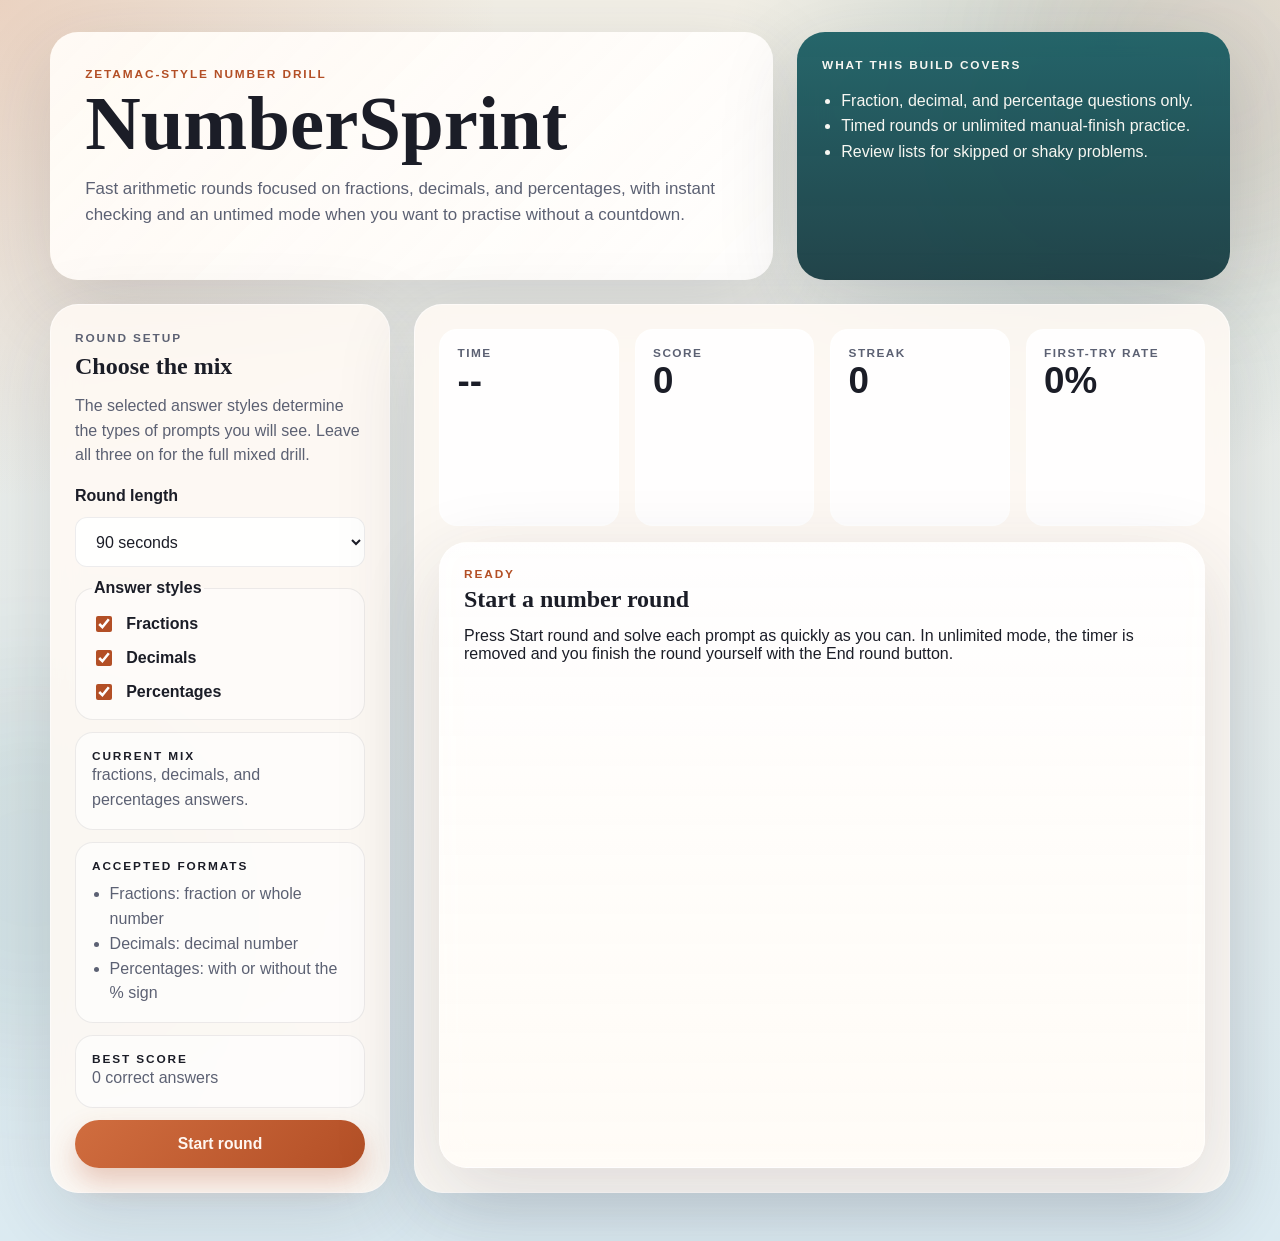
<file: numbersprint/index.html>
<!doctype html>
<html lang="en">
  <head>
    <meta charset="UTF-8" />
    <meta name="viewport" content="width=device-width, initial-scale=1.0" />
    <title>NumberSprint | Fraction, Decimal and Percentage Drill</title>
    <link rel="stylesheet" href="styles.css" />
  </head>
  <body>
    <div class="page-shell">
      <header class="hero">
        <div class="hero-copy">
          <p class="eyebrow">Zetamac-style number drill</p>
          <h1>NumberSprint</h1>
          <p class="hero-text">
            Fast arithmetic rounds focused on fractions, decimals, and
            percentages, with instant checking and an untimed mode when you
            want to practise without a countdown.
          </p>
        </div>
        <div class="hero-card">
          <p class="hero-card-label">What this build covers</p>
          <ul class="hero-list">
            <li>Fraction, decimal, and percentage questions only.</li>
            <li>Timed rounds or unlimited manual-finish practice.</li>
            <li>Review lists for skipped or shaky problems.</li>
          </ul>
        </div>
      </header>

      <main class="layout">
        <section class="panel setup-panel">
          <div class="panel-header">
            <p class="section-kicker">Round setup</p>
            <h2>Choose the mix</h2>
            <p>
              The selected answer styles determine the types of prompts you
              will see. Leave all three on for the full mixed drill.
            </p>
          </div>

          <form id="settings-form" class="settings-form">
            <label class="field">
              <span>Round length</span>
              <select name="duration" id="duration">
                <option value="60">60 seconds</option>
                <option value="90" selected>90 seconds</option>
                <option value="120">120 seconds</option>
                <option value="180">180 seconds</option>
                <option value="unlimited">Unlimited (manual finish)</option>
              </select>
            </label>

            <fieldset class="field-group">
              <legend>Answer styles</legend>
              <label class="check">
                <input type="checkbox" name="family" value="fraction" checked />
                <span>Fractions</span>
              </label>
              <label class="check">
                <input type="checkbox" name="family" value="decimal" checked />
                <span>Decimals</span>
              </label>
              <label class="check">
                <input type="checkbox" name="family" value="percent" checked />
                <span>Percentages</span>
              </label>
            </fieldset>

            <div class="support-block">
              <p class="support-label">Current mix</p>
              <p id="mix-summary" class="support-text">
                Fraction, decimal, and percentage answers.
              </p>
            </div>

            <div class="support-block">
              <p class="support-label">Accepted formats</p>
              <ul class="support-list">
                <li>Fractions: fraction or whole number</li>
                <li>Decimals: decimal number</li>
                <li>Percentages: with or without the % sign</li>
              </ul>
            </div>

            <div class="support-block">
              <p class="support-label">Best score</p>
              <p id="best-score" class="support-text">0 correct answers</p>
            </div>

            <button type="submit" class="primary-button">Start round</button>
          </form>
        </section>

        <section class="panel game-panel">
          <div class="status-grid">
            <article class="stat-card">
              <p class="stat-label">Time</p>
              <p id="time-left" class="stat-value">--</p>
            </article>
            <article class="stat-card">
              <p class="stat-label">Score</p>
              <p id="score" class="stat-value">0</p>
            </article>
            <article class="stat-card">
              <p class="stat-label">Streak</p>
              <p id="streak" class="stat-value">0</p>
            </article>
            <article class="stat-card">
              <p class="stat-label">First-try rate</p>
              <p id="accuracy" class="stat-value">0%</p>
            </article>
          </div>

          <section id="idle-state" class="state-card">
            <p class="section-kicker">Ready</p>
            <h2>Start a number round</h2>
            <p>
              Press Start round and solve each prompt as quickly as you can. In
              unlimited mode, the timer is removed and you finish the round
              yourself with the End round button.
            </p>
          </section>

          <section id="game-state" class="state-card hidden">
            <div class="round-meta">
              <p id="round-label" class="section-kicker">Main round</p>
              <span id="topic-badge" class="difficulty-badge">Fractions</span>
            </div>

            <h2>Solve the prompt</h2>
            <p id="prompt-detail" class="prompt-detail">
              Type the answer in the format shown below.
            </p>

            <div class="problem-board">
              <p id="problem-text" class="problem-text">3/4 + 1/8</p>
            </div>

            <div id="hint-card" class="hint-card">
              <p class="hint-label">Format</p>
              <p id="hint-copy" class="hint-copy">
                Use a fraction or whole number. Equivalent fractions count.
              </p>
            </div>

            <form id="answer-form" class="answer-form" autocomplete="off">
              <input
                id="answer-input"
                type="text"
                inputmode="text"
                autocapitalize="none"
                spellcheck="false"
                placeholder="Type the answer"
              />
              <div class="action-row">
                <button type="submit" class="primary-button">Submit</button>
                <button id="skip-word" type="button" class="ghost-button">
                  Skip
                </button>
                <button id="end-round" type="button" class="secondary-button">
                  End round
                </button>
              </div>
            </form>

            <p id="feedback" class="feedback" aria-live="polite">
              Waiting for the round to start.
            </p>
          </section>

          <section id="results-state" class="state-card hidden">
            <p class="section-kicker">Round complete</p>
            <h2>Results</h2>

            <div class="results-grid">
              <article class="result-card">
                <p class="stat-label">Correct answers</p>
                <p id="result-score" class="stat-value">0</p>
              </article>
              <article class="result-card">
                <p class="stat-label">First-try rate</p>
                <p id="result-accuracy" class="stat-value">0%</p>
              </article>
              <article class="result-card">
                <p class="stat-label">Best streak</p>
                <p id="result-streak" class="stat-value">0</p>
              </article>
            </div>

            <p id="result-message" class="results-message">
              Missed problems will appear here for review.
            </p>

            <div class="action-row">
              <button id="play-again" type="button" class="primary-button">
                Play again
              </button>
              <button id="practice-missed" type="button" class="secondary-button">
                Practise missed
              </button>
            </div>

            <div class="review-header">
              <p class="support-label">Review list</p>
              <p class="support-text">
                Problems that were skipped, unfinished, or needed extra tries.
              </p>
            </div>
            <div id="review-list" class="review-list"></div>
          </section>
        </section>
      </main>
    </div>

    <script src="app.js"></script>
  </body>
</html>
</file>
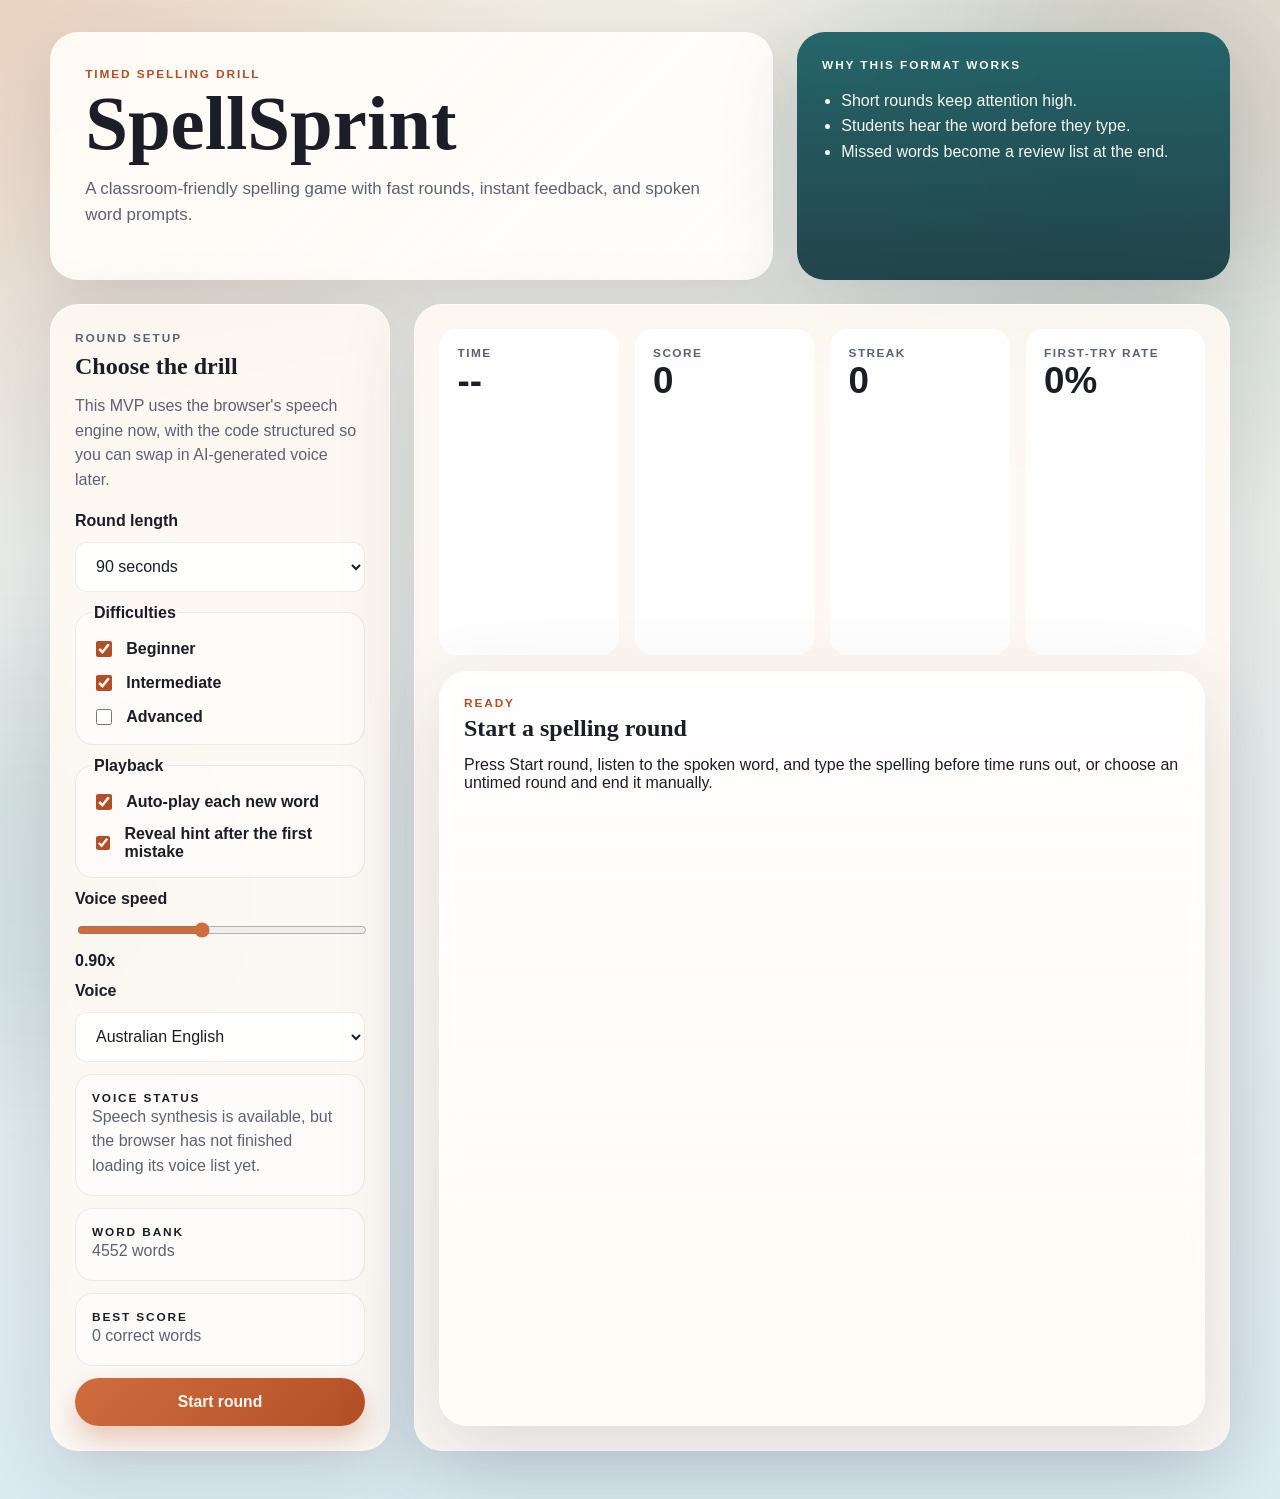
<file: spellsprint/index.html>
<!doctype html>
<html lang="en">
  <head>
    <meta charset="UTF-8" />
    <meta name="viewport" content="width=device-width, initial-scale=1.0" />
    <title>SpellSprint | Timed Spelling Drill</title>
    <link rel="stylesheet" href="styles.css" />
  </head>
  <body>
    <div class="page-shell">
      <header class="hero">
        <div class="hero-copy">
          <p class="eyebrow">Timed spelling drill</p>
          <h1>SpellSprint</h1>
          <p class="hero-text">
            A classroom-friendly spelling game with fast rounds, instant
            feedback, and spoken word prompts.
          </p>
        </div>
        <div class="hero-card">
          <p class="hero-card-label">Why this format works</p>
          <ul class="hero-list">
            <li>Short rounds keep attention high.</li>
            <li>Students hear the word before they type.</li>
            <li>Missed words become a review list at the end.</li>
          </ul>
        </div>
      </header>

      <main class="layout">
        <section class="panel setup-panel">
          <div class="panel-header">
            <p class="section-kicker">Round setup</p>
            <h2>Choose the drill</h2>
            <p>
              This MVP uses the browser's speech engine now, with the code
              structured so you can swap in AI-generated voice later.
            </p>
          </div>

          <form id="settings-form" class="settings-form">
            <label class="field">
              <span>Round length</span>
              <select name="duration" id="duration">
                <option value="60">60 seconds</option>
                <option value="90" selected>90 seconds</option>
                <option value="120">120 seconds</option>
                <option value="180">180 seconds</option>
                <option value="unlimited">Unlimited (manual finish)</option>
              </select>
            </label>

            <fieldset class="field-group">
              <legend>Difficulties</legend>
              <label class="check">
                <input type="checkbox" name="difficulty" value="beginner" checked />
                <span>Beginner</span>
              </label>
              <label class="check">
                <input
                  type="checkbox"
                  name="difficulty"
                  value="intermediate"
                  checked
                />
                <span>Intermediate</span>
              </label>
              <label class="check">
                <input type="checkbox" name="difficulty" value="advanced" />
                <span>Advanced</span>
              </label>
            </fieldset>

            <fieldset class="field-group">
              <legend>Playback</legend>
              <label class="check">
                <input type="checkbox" id="auto-pronounce" checked />
                <span>Auto-play each new word</span>
              </label>
              <label class="check">
                <input type="checkbox" id="auto-hint" checked />
                <span>Reveal hint after the first mistake</span>
              </label>
            </fieldset>

            <label class="field">
              <span>Voice speed</span>
              <input
                type="range"
                id="voice-rate"
                min="0.75"
                max="1.1"
                step="0.05"
                value="0.9"
              />
              <strong id="voice-rate-value">0.90x</strong>
            </label>

            <label class="field">
              <span>Voice</span>
              <select id="voice-choice">
                <option value="profile:en-AU">Australian English</option>
                <option value="profile:en-GB">British English</option>
                <option value="profile:en-US">American English</option>
              </select>
            </label>

            <div class="support-block">
              <p class="support-label">Voice status</p>
              <p id="voice-status" class="support-text">
                Checking browser speech support...
              </p>
            </div>

            <div class="support-block">
              <p class="support-label">Word bank</p>
              <p id="word-bank-size" class="support-text">48 words</p>
            </div>

            <div class="support-block">
              <p class="support-label">Best score</p>
              <p id="best-score" class="support-text">0 correct words</p>
            </div>

            <button type="submit" class="primary-button">Start round</button>
          </form>
        </section>

        <section class="panel game-panel">
          <div class="status-grid">
            <article class="stat-card">
              <p class="stat-label">Time</p>
              <p id="time-left" class="stat-value">--</p>
            </article>
            <article class="stat-card">
              <p class="stat-label">Score</p>
              <p id="score" class="stat-value">0</p>
            </article>
            <article class="stat-card">
              <p class="stat-label">Streak</p>
              <p id="streak" class="stat-value">0</p>
            </article>
            <article class="stat-card">
              <p class="stat-label">First-try rate</p>
              <p id="accuracy" class="stat-value">0%</p>
            </article>
          </div>

          <section id="idle-state" class="state-card">
            <p class="section-kicker">Ready</p>
            <h2>Start a spelling round</h2>
            <p>
              Press Start round, listen to the spoken word, and type the
              spelling before time runs out, or choose an untimed round and end
              it manually.
            </p>
          </section>

          <section id="game-state" class="state-card hidden">
            <div class="round-meta">
              <p id="round-label" class="section-kicker">Main round</p>
              <span id="difficulty-badge" class="difficulty-badge">Beginner</span>
            </div>

            <h2>Listen and spell the word</h2>
            <p id="prompt-detail" class="prompt-detail">
              The audio prompt will play automatically.
            </p>

            <div class="action-row">
              <button id="play-word" type="button" class="secondary-button">
                Hear word
              </button>
              <button id="play-hint" type="button" class="secondary-button">
                Hear hint
              </button>
            </div>

            <div id="hint-card" class="hint-card">
              <p class="hint-label">Hint panel</p>
              <p id="hint-copy" class="hint-copy">
                Definition and context will appear here after a mistake, or when
                you press Hear hint.
              </p>
            </div>

            <form id="answer-form" class="answer-form" autocomplete="off">
              <input
                id="answer-input"
                type="text"
                inputmode="text"
                autocapitalize="none"
                spellcheck="false"
                placeholder="Type the spelling here"
              />
              <div class="action-row">
                <button type="submit" class="primary-button">Submit</button>
                <button id="skip-word" type="button" class="ghost-button">
                  Skip word
                </button>
                <button id="end-round" type="button" class="secondary-button">
                  End round
                </button>
              </div>
            </form>

            <p id="feedback" class="feedback" aria-live="polite">
              Waiting for the round to start.
            </p>
          </section>

          <section id="results-state" class="state-card hidden">
            <p class="section-kicker">Round complete</p>
            <h2>Results</h2>

            <div class="results-grid">
              <article class="result-card">
                <p class="stat-label">Correct words</p>
                <p id="result-score" class="stat-value">0</p>
              </article>
              <article class="result-card">
                <p class="stat-label">First-try rate</p>
                <p id="result-accuracy" class="stat-value">0%</p>
              </article>
              <article class="result-card">
                <p class="stat-label">Best streak</p>
                <p id="result-streak" class="stat-value">0</p>
              </article>
            </div>

            <p id="result-message" class="results-message">
              Missed words will appear here for review.
            </p>

            <div class="action-row">
              <button id="play-again" type="button" class="primary-button">
                Play again
              </button>
              <button id="practice-missed" type="button" class="secondary-button">
                Practise missed words
              </button>
            </div>

            <div class="review-header">
              <p class="support-label">Review list</p>
              <p class="support-text">
                Words that were skipped, unfinished, or needed more than one try.
              </p>
            </div>
            <div id="review-list" class="review-list"></div>
          </section>
        </section>
      </main>
    </div>

    <script src="words.js"></script>
    <script src="app.js"></script>
  </body>
</html>
</file>
<file: numbersprint/styles.css>
:root {
  --bg-top: #f2efe6;
  --bg-bottom: #dcebf2;
  --ink: #1b1d27;
  --muted: #5c6173;
  --panel: rgba(255, 250, 244, 0.88);
  --panel-strong: rgba(255, 255, 255, 0.92);
  --line: rgba(27, 29, 39, 0.08);
  --accent: #d06d3f;
  --accent-strong: #b34f26;
  --accent-soft: rgba(208, 109, 63, 0.13);
  --teal: #195d63;
  --teal-soft: rgba(25, 93, 99, 0.12);
  --danger: #8f2f3e;
  --danger-soft: rgba(143, 47, 62, 0.12);
  --success: #24613f;
  --success-soft: rgba(36, 97, 63, 0.12);
  --shadow: 0 24px 80px rgba(44, 48, 61, 0.15);
  --radius-lg: 28px;
  --radius-md: 18px;
  --radius-sm: 12px;
}

* {
  box-sizing: border-box;
}

html,
body {
  margin: 0;
  min-height: 100%;
}

body {
  color: var(--ink);
  font-family: "Trebuchet MS", "Avenir Next", "Segoe UI", sans-serif;
  background:
    radial-gradient(circle at top left, rgba(208, 109, 63, 0.22), transparent 28%),
    radial-gradient(circle at 85% 10%, rgba(25, 93, 99, 0.2), transparent 24%),
    linear-gradient(180deg, var(--bg-top), var(--bg-bottom));
}

body::before,
body::after {
  content: "";
  position: fixed;
  inset: auto;
  width: 24rem;
  height: 24rem;
  border-radius: 999px;
  filter: blur(70px);
  opacity: 0.55;
  pointer-events: none;
  z-index: 0;
}

body::before {
  top: -8rem;
  right: -8rem;
  background: rgba(208, 109, 63, 0.16);
}

body::after {
  bottom: -10rem;
  left: -10rem;
  background: rgba(25, 93, 99, 0.15);
}

.page-shell {
  position: relative;
  z-index: 1;
  width: min(1180px, calc(100% - 2rem));
  margin: 0 auto;
  padding: 2rem 0 3rem;
}

.hero {
  display: grid;
  grid-template-columns: minmax(0, 1.5fr) minmax(280px, 0.9fr);
  gap: 1.5rem;
  align-items: stretch;
  margin-bottom: 1.5rem;
}

.hero-copy,
.hero-card,
.panel,
.state-card {
  backdrop-filter: blur(14px);
  box-shadow: var(--shadow);
}

.hero-copy {
  padding: 2.2rem;
  border-radius: var(--radius-lg);
  background:
    linear-gradient(135deg, rgba(255, 250, 244, 0.9), rgba(255, 255, 255, 0.78)),
    var(--panel);
}

.hero-card {
  padding: 1.6rem;
  border-radius: var(--radius-lg);
  background:
    linear-gradient(180deg, rgba(25, 93, 99, 0.94), rgba(18, 55, 61, 0.92));
  color: #f7f7f2;
}

.eyebrow,
.section-kicker,
.support-label,
.hero-card-label {
  margin: 0 0 0.45rem;
  text-transform: uppercase;
  letter-spacing: 0.16em;
  font-size: 0.74rem;
  font-weight: 700;
}

.eyebrow,
.section-kicker {
  color: var(--accent-strong);
}

.hero h1,
.panel h2,
.state-card h2 {
  margin: 0;
  font-family: Georgia, "Palatino Linotype", "Book Antiqua", serif;
  line-height: 0.95;
}

.hero h1 {
  font-size: clamp(3rem, 6vw, 5.3rem);
}

.hero-text,
.panel-header p,
.support-text,
.prompt-detail,
.results-message,
.hint-copy,
.feedback {
  color: var(--muted);
  line-height: 1.55;
}

.support-list {
  margin: 0.6rem 0 0;
  padding-left: 1.1rem;
  color: var(--muted);
  line-height: 1.55;
}

.hero-text {
  max-width: 42rem;
  margin-top: 0.9rem;
  font-size: 1.06rem;
}

.hero-list {
  margin: 1rem 0 0;
  padding-left: 1.2rem;
  line-height: 1.6;
}

.layout {
  display: grid;
  grid-template-columns: 340px minmax(0, 1fr);
  gap: 1.5rem;
}

.panel {
  border-radius: var(--radius-lg);
  background: var(--panel);
  border: 1px solid rgba(255, 255, 255, 0.55);
  padding: 1.5rem;
}

.settings-form,
.field-group,
.field {
  display: grid;
  gap: 0.75rem;
}

.settings-form {
  margin-top: 1.2rem;
}

.field span,
.field-group legend {
  font-weight: 700;
}

.field select,
.field input[type="text"],
.field input[type="range"],
#answer-input {
  width: 100%;
}

select,
#answer-input {
  padding: 0.9rem 1rem;
  border-radius: var(--radius-sm);
  border: 1px solid var(--line);
  font-size: 1rem;
  background: rgba(255, 255, 255, 0.9);
  color: var(--ink);
}

input[type="range"] {
  accent-color: var(--accent);
}

.field-group {
  margin: 0;
  padding: 1rem;
  border-radius: var(--radius-md);
  border: 1px solid var(--line);
  background: rgba(255, 255, 255, 0.5);
}

.check {
  display: flex;
  align-items: center;
  gap: 0.7rem;
  font-weight: 600;
}

.check input {
  inline-size: 1rem;
  block-size: 1rem;
  accent-color: var(--accent-strong);
}

.support-block {
  padding: 1rem;
  border-radius: var(--radius-md);
  background: rgba(255, 255, 255, 0.56);
  border: 1px solid var(--line);
}

.support-label,
.hero-card-label {
  color: currentColor;
}

.support-block p,
.result-card p,
.stat-card p {
  margin: 0;
}

.primary-button,
.secondary-button,
.ghost-button {
  border: 0;
  border-radius: 999px;
  padding: 0.95rem 1.25rem;
  font-size: 0.98rem;
  font-weight: 700;
  cursor: pointer;
  transition:
    transform 140ms ease,
    box-shadow 140ms ease,
    background 140ms ease,
    color 140ms ease;
}

.primary-button:hover,
.secondary-button:hover,
.ghost-button:hover {
  transform: translateY(-1px);
}

.primary-button {
  background: linear-gradient(135deg, var(--accent), var(--accent-strong));
  color: #fff7f1;
  box-shadow: 0 14px 28px rgba(179, 79, 38, 0.28);
}

.secondary-button {
  background: rgba(25, 93, 99, 0.12);
  color: var(--teal);
}

.ghost-button {
  background: transparent;
  color: var(--danger);
  border: 1px solid rgba(143, 47, 62, 0.18);
}

.game-panel {
  display: grid;
  gap: 1rem;
}

.status-grid,
.results-grid {
  display: grid;
  grid-template-columns: repeat(4, minmax(0, 1fr));
  gap: 1rem;
}

.stat-card,
.result-card {
  padding: 1rem 1.1rem;
  border-radius: var(--radius-md);
  background: var(--panel-strong);
  border: 1px solid rgba(255, 255, 255, 0.45);
}

.stat-label {
  color: var(--muted);
  text-transform: uppercase;
  letter-spacing: 0.12em;
  font-size: 0.74rem;
  font-weight: 700;
}

.stat-value {
  margin-top: 0.35rem;
  font-size: clamp(1.6rem, 4vw, 2.3rem);
  font-weight: 800;
}

.state-card {
  min-height: 520px;
  padding: 1.5rem;
  border-radius: var(--radius-lg);
  background:
    linear-gradient(180deg, rgba(255, 255, 255, 0.9), rgba(255, 252, 247, 0.82));
  border: 1px solid rgba(255, 255, 255, 0.55);
}

.round-meta {
  display: flex;
  align-items: center;
  justify-content: space-between;
  gap: 1rem;
}

.difficulty-badge {
  padding: 0.45rem 0.75rem;
  border-radius: 999px;
  background: var(--accent-soft);
  color: var(--accent-strong);
  font-weight: 800;
  letter-spacing: 0.04em;
}

.action-row {
  display: flex;
  flex-wrap: wrap;
  gap: 0.75rem;
  margin-top: 1rem;
}

.hint-card {
  margin-top: 1.1rem;
  padding: 1rem 1.1rem;
  border-radius: var(--radius-md);
  border: 1px dashed rgba(25, 93, 99, 0.24);
  background: rgba(25, 93, 99, 0.06);
}

.problem-board {
  margin-top: 1rem;
  padding: 1.4rem 1.2rem;
  border-radius: var(--radius-md);
  background:
    linear-gradient(160deg, rgba(255, 255, 255, 0.94), rgba(250, 242, 233, 0.84));
  border: 1px solid rgba(208, 109, 63, 0.16);
}

.problem-text {
  margin: 0;
  font-family: Georgia, "Palatino Linotype", "Book Antiqua", serif;
  font-size: clamp(2rem, 5vw, 3.5rem);
  line-height: 1.08;
  letter-spacing: 0.02em;
}

.hint-label {
  margin: 0 0 0.35rem;
  color: var(--teal);
  font-size: 0.82rem;
  font-weight: 800;
  text-transform: uppercase;
  letter-spacing: 0.12em;
}

.hint-copy {
  margin: 0;
}

.answer-form {
  margin-top: 1.2rem;
}

#answer-input {
  font-size: clamp(1.12rem, 2vw, 1.34rem);
}

#answer-input:focus,
select:focus,
button:focus,
input:focus {
  outline: 2px solid rgba(208, 109, 63, 0.35);
  outline-offset: 2px;
}

.feedback {
  min-height: 1.75rem;
  margin: 1rem 0 0;
  padding: 0.9rem 1rem;
  border-radius: var(--radius-md);
  background: rgba(255, 255, 255, 0.62);
  border: 1px solid var(--line);
}

.feedback.success {
  background: var(--success-soft);
  border-color: rgba(36, 97, 63, 0.2);
  color: var(--success);
}

.feedback.error {
  background: var(--danger-soft);
  border-color: rgba(143, 47, 62, 0.22);
  color: var(--danger);
}

.feedback.info {
  background: var(--teal-soft);
  border-color: rgba(25, 93, 99, 0.2);
  color: var(--teal);
}

.review-header {
  margin-top: 1.3rem;
}

.review-list {
  display: grid;
  gap: 0.9rem;
  margin-top: 0.75rem;
}

.review-item {
  padding: 1rem 1.1rem;
  border-radius: var(--radius-md);
  background: rgba(255, 255, 255, 0.7);
  border: 1px solid var(--line);
}

.review-item h3,
.review-item p {
  margin: 0;
}

.review-item h3 {
  font-size: 1.15rem;
  margin-bottom: 0.35rem;
}

.review-status {
  display: inline-block;
  margin-bottom: 0.5rem;
  padding: 0.24rem 0.6rem;
  border-radius: 999px;
  background: var(--accent-soft);
  color: var(--accent-strong);
  font-size: 0.75rem;
  font-weight: 800;
  letter-spacing: 0.06em;
  text-transform: uppercase;
}

.review-item button {
  margin-top: 0.85rem;
}

.hidden {
  display: none;
}

@media (max-width: 980px) {
  .hero,
  .layout {
    grid-template-columns: 1fr;
  }

  .status-grid,
  .results-grid {
    grid-template-columns: repeat(2, minmax(0, 1fr));
  }
}

@media (max-width: 640px) {
  .page-shell {
    width: min(100% - 1rem, 100%);
    padding-top: 1rem;
  }

  .hero-copy,
  .hero-card,
  .panel,
  .state-card {
    padding: 1.2rem;
  }

  .status-grid,
  .results-grid {
    grid-template-columns: 1fr;
  }

  .action-row {
    flex-direction: column;
  }

  .primary-button,
  .secondary-button,
  .ghost-button {
    width: 100%;
  }
}
</file>
<file: spellsprint/styles.css>
:root {
  --bg-top: #f2efe6;
  --bg-bottom: #dcebf2;
  --ink: #1b1d27;
  --muted: #5c6173;
  --panel: rgba(255, 250, 244, 0.88);
  --panel-strong: rgba(255, 255, 255, 0.92);
  --line: rgba(27, 29, 39, 0.08);
  --accent: #d06d3f;
  --accent-strong: #b34f26;
  --accent-soft: rgba(208, 109, 63, 0.13);
  --teal: #195d63;
  --teal-soft: rgba(25, 93, 99, 0.12);
  --danger: #8f2f3e;
  --danger-soft: rgba(143, 47, 62, 0.12);
  --success: #24613f;
  --success-soft: rgba(36, 97, 63, 0.12);
  --shadow: 0 24px 80px rgba(44, 48, 61, 0.15);
  --radius-lg: 28px;
  --radius-md: 18px;
  --radius-sm: 12px;
}

* {
  box-sizing: border-box;
}

html,
body {
  margin: 0;
  min-height: 100%;
}

body {
  color: var(--ink);
  font-family: "Trebuchet MS", "Avenir Next", "Segoe UI", sans-serif;
  background:
    radial-gradient(circle at top left, rgba(208, 109, 63, 0.22), transparent 28%),
    radial-gradient(circle at 85% 10%, rgba(25, 93, 99, 0.2), transparent 24%),
    linear-gradient(180deg, var(--bg-top), var(--bg-bottom));
}

body::before,
body::after {
  content: "";
  position: fixed;
  inset: auto;
  width: 24rem;
  height: 24rem;
  border-radius: 999px;
  filter: blur(70px);
  opacity: 0.55;
  pointer-events: none;
  z-index: 0;
}

body::before {
  top: -8rem;
  right: -8rem;
  background: rgba(208, 109, 63, 0.16);
}

body::after {
  bottom: -10rem;
  left: -10rem;
  background: rgba(25, 93, 99, 0.15);
}

.page-shell {
  position: relative;
  z-index: 1;
  width: min(1180px, calc(100% - 2rem));
  margin: 0 auto;
  padding: 2rem 0 3rem;
}

.hero {
  display: grid;
  grid-template-columns: minmax(0, 1.5fr) minmax(280px, 0.9fr);
  gap: 1.5rem;
  align-items: stretch;
  margin-bottom: 1.5rem;
}

.hero-copy,
.hero-card,
.panel,
.state-card {
  backdrop-filter: blur(14px);
  box-shadow: var(--shadow);
}

.hero-copy {
  padding: 2.2rem;
  border-radius: var(--radius-lg);
  background:
    linear-gradient(135deg, rgba(255, 250, 244, 0.9), rgba(255, 255, 255, 0.78)),
    var(--panel);
}

.hero-card {
  padding: 1.6rem;
  border-radius: var(--radius-lg);
  background:
    linear-gradient(180deg, rgba(25, 93, 99, 0.94), rgba(18, 55, 61, 0.92));
  color: #f7f7f2;
}

.eyebrow,
.section-kicker,
.support-label,
.hero-card-label {
  margin: 0 0 0.45rem;
  text-transform: uppercase;
  letter-spacing: 0.16em;
  font-size: 0.74rem;
  font-weight: 700;
}

.eyebrow,
.section-kicker {
  color: var(--accent-strong);
}

.hero h1,
.panel h2,
.state-card h2 {
  margin: 0;
  font-family: Georgia, "Palatino Linotype", "Book Antiqua", serif;
  line-height: 0.95;
}

.hero h1 {
  font-size: clamp(3rem, 6vw, 5.3rem);
}

.hero-text,
.panel-header p,
.support-text,
.prompt-detail,
.results-message,
.hint-copy,
.feedback {
  color: var(--muted);
  line-height: 1.55;
}

.support-list {
  margin: 0.6rem 0 0;
  padding-left: 1.1rem;
  color: var(--muted);
  line-height: 1.55;
}

.hero-text {
  max-width: 42rem;
  margin-top: 0.9rem;
  font-size: 1.06rem;
}

.hero-list {
  margin: 1rem 0 0;
  padding-left: 1.2rem;
  line-height: 1.6;
}

.layout {
  display: grid;
  grid-template-columns: 340px minmax(0, 1fr);
  gap: 1.5rem;
}

.panel {
  border-radius: var(--radius-lg);
  background: var(--panel);
  border: 1px solid rgba(255, 255, 255, 0.55);
  padding: 1.5rem;
}

.settings-form,
.field-group,
.field {
  display: grid;
  gap: 0.75rem;
}

.settings-form {
  margin-top: 1.2rem;
}

.field span,
.field-group legend {
  font-weight: 700;
}

.field select,
.field input[type="text"],
.field input[type="range"],
#answer-input {
  width: 100%;
}

select,
#answer-input {
  padding: 0.9rem 1rem;
  border-radius: var(--radius-sm);
  border: 1px solid var(--line);
  font-size: 1rem;
  background: rgba(255, 255, 255, 0.9);
  color: var(--ink);
}

input[type="range"] {
  accent-color: var(--accent);
}

.field-group {
  margin: 0;
  padding: 1rem;
  border-radius: var(--radius-md);
  border: 1px solid var(--line);
  background: rgba(255, 255, 255, 0.5);
}

.check {
  display: flex;
  align-items: center;
  gap: 0.7rem;
  font-weight: 600;
}

.check input {
  inline-size: 1rem;
  block-size: 1rem;
  accent-color: var(--accent-strong);
}

.support-block {
  padding: 1rem;
  border-radius: var(--radius-md);
  background: rgba(255, 255, 255, 0.56);
  border: 1px solid var(--line);
}

.support-label,
.hero-card-label {
  color: currentColor;
}

.support-block p,
.result-card p,
.stat-card p {
  margin: 0;
}

.primary-button,
.secondary-button,
.ghost-button {
  border: 0;
  border-radius: 999px;
  padding: 0.95rem 1.25rem;
  font-size: 0.98rem;
  font-weight: 700;
  cursor: pointer;
  transition:
    transform 140ms ease,
    box-shadow 140ms ease,
    background 140ms ease,
    color 140ms ease;
}

.primary-button:hover,
.secondary-button:hover,
.ghost-button:hover {
  transform: translateY(-1px);
}

.primary-button {
  background: linear-gradient(135deg, var(--accent), var(--accent-strong));
  color: #fff7f1;
  box-shadow: 0 14px 28px rgba(179, 79, 38, 0.28);
}

.secondary-button {
  background: rgba(25, 93, 99, 0.12);
  color: var(--teal);
}

.ghost-button {
  background: transparent;
  color: var(--danger);
  border: 1px solid rgba(143, 47, 62, 0.18);
}

.game-panel {
  display: grid;
  gap: 1rem;
}

.status-grid,
.results-grid {
  display: grid;
  grid-template-columns: repeat(4, minmax(0, 1fr));
  gap: 1rem;
}

.stat-card,
.result-card {
  padding: 1rem 1.1rem;
  border-radius: var(--radius-md);
  background: var(--panel-strong);
  border: 1px solid rgba(255, 255, 255, 0.45);
}

.stat-label {
  color: var(--muted);
  text-transform: uppercase;
  letter-spacing: 0.12em;
  font-size: 0.74rem;
  font-weight: 700;
}

.stat-value {
  margin-top: 0.35rem;
  font-size: clamp(1.6rem, 4vw, 2.3rem);
  font-weight: 800;
}

.state-card {
  min-height: 520px;
  padding: 1.5rem;
  border-radius: var(--radius-lg);
  background:
    linear-gradient(180deg, rgba(255, 255, 255, 0.9), rgba(255, 252, 247, 0.82));
  border: 1px solid rgba(255, 255, 255, 0.55);
}

.round-meta {
  display: flex;
  align-items: center;
  justify-content: space-between;
  gap: 1rem;
}

.difficulty-badge {
  padding: 0.45rem 0.75rem;
  border-radius: 999px;
  background: var(--accent-soft);
  color: var(--accent-strong);
  font-weight: 800;
  letter-spacing: 0.04em;
}

.action-row {
  display: flex;
  flex-wrap: wrap;
  gap: 0.75rem;
  margin-top: 1rem;
}

.hint-card {
  margin-top: 1.1rem;
  padding: 1rem 1.1rem;
  border-radius: var(--radius-md);
  border: 1px dashed rgba(25, 93, 99, 0.24);
  background: rgba(25, 93, 99, 0.06);
}

.problem-board {
  margin-top: 1rem;
  padding: 1.4rem 1.2rem;
  border-radius: var(--radius-md);
  background:
    linear-gradient(160deg, rgba(255, 255, 255, 0.94), rgba(250, 242, 233, 0.84));
  border: 1px solid rgba(208, 109, 63, 0.16);
}

.problem-text {
  margin: 0;
  font-family: Georgia, "Palatino Linotype", "Book Antiqua", serif;
  font-size: clamp(2rem, 5vw, 3.5rem);
  line-height: 1.08;
  letter-spacing: 0.02em;
}

.hint-label {
  margin: 0 0 0.35rem;
  color: var(--teal);
  font-size: 0.82rem;
  font-weight: 800;
  text-transform: uppercase;
  letter-spacing: 0.12em;
}

.hint-copy {
  margin: 0;
}

.answer-form {
  margin-top: 1.2rem;
}

#answer-input {
  font-size: clamp(1.12rem, 2vw, 1.34rem);
}

#answer-input:focus,
select:focus,
button:focus,
input:focus {
  outline: 2px solid rgba(208, 109, 63, 0.35);
  outline-offset: 2px;
}

.feedback {
  min-height: 1.75rem;
  margin: 1rem 0 0;
  padding: 0.9rem 1rem;
  border-radius: var(--radius-md);
  background: rgba(255, 255, 255, 0.62);
  border: 1px solid var(--line);
}

.feedback.success {
  background: var(--success-soft);
  border-color: rgba(36, 97, 63, 0.2);
  color: var(--success);
}

.feedback.error {
  background: var(--danger-soft);
  border-color: rgba(143, 47, 62, 0.22);
  color: var(--danger);
}

.feedback.info {
  background: var(--teal-soft);
  border-color: rgba(25, 93, 99, 0.2);
  color: var(--teal);
}

.review-header {
  margin-top: 1.3rem;
}

.review-list {
  display: grid;
  gap: 0.9rem;
  margin-top: 0.75rem;
}

.review-item {
  padding: 1rem 1.1rem;
  border-radius: var(--radius-md);
  background: rgba(255, 255, 255, 0.7);
  border: 1px solid var(--line);
}

.review-item h3,
.review-item p {
  margin: 0;
}

.review-item h3 {
  font-size: 1.15rem;
  margin-bottom: 0.35rem;
}

.review-status {
  display: inline-block;
  margin-bottom: 0.5rem;
  padding: 0.24rem 0.6rem;
  border-radius: 999px;
  background: var(--accent-soft);
  color: var(--accent-strong);
  font-size: 0.75rem;
  font-weight: 800;
  letter-spacing: 0.06em;
  text-transform: uppercase;
}

.review-item button {
  margin-top: 0.85rem;
}

.hidden {
  display: none;
}

@media (max-width: 980px) {
  .hero,
  .layout {
    grid-template-columns: 1fr;
  }

  .status-grid,
  .results-grid {
    grid-template-columns: repeat(2, minmax(0, 1fr));
  }
}

@media (max-width: 640px) {
  .page-shell {
    width: min(100% - 1rem, 100%);
    padding-top: 1rem;
  }

  .hero-copy,
  .hero-card,
  .panel,
  .state-card {
    padding: 1.2rem;
  }

  .status-grid,
  .results-grid {
    grid-template-columns: 1fr;
  }

  .action-row {
    flex-direction: column;
  }

  .primary-button,
  .secondary-button,
  .ghost-button {
    width: 100%;
  }
}
</file>
